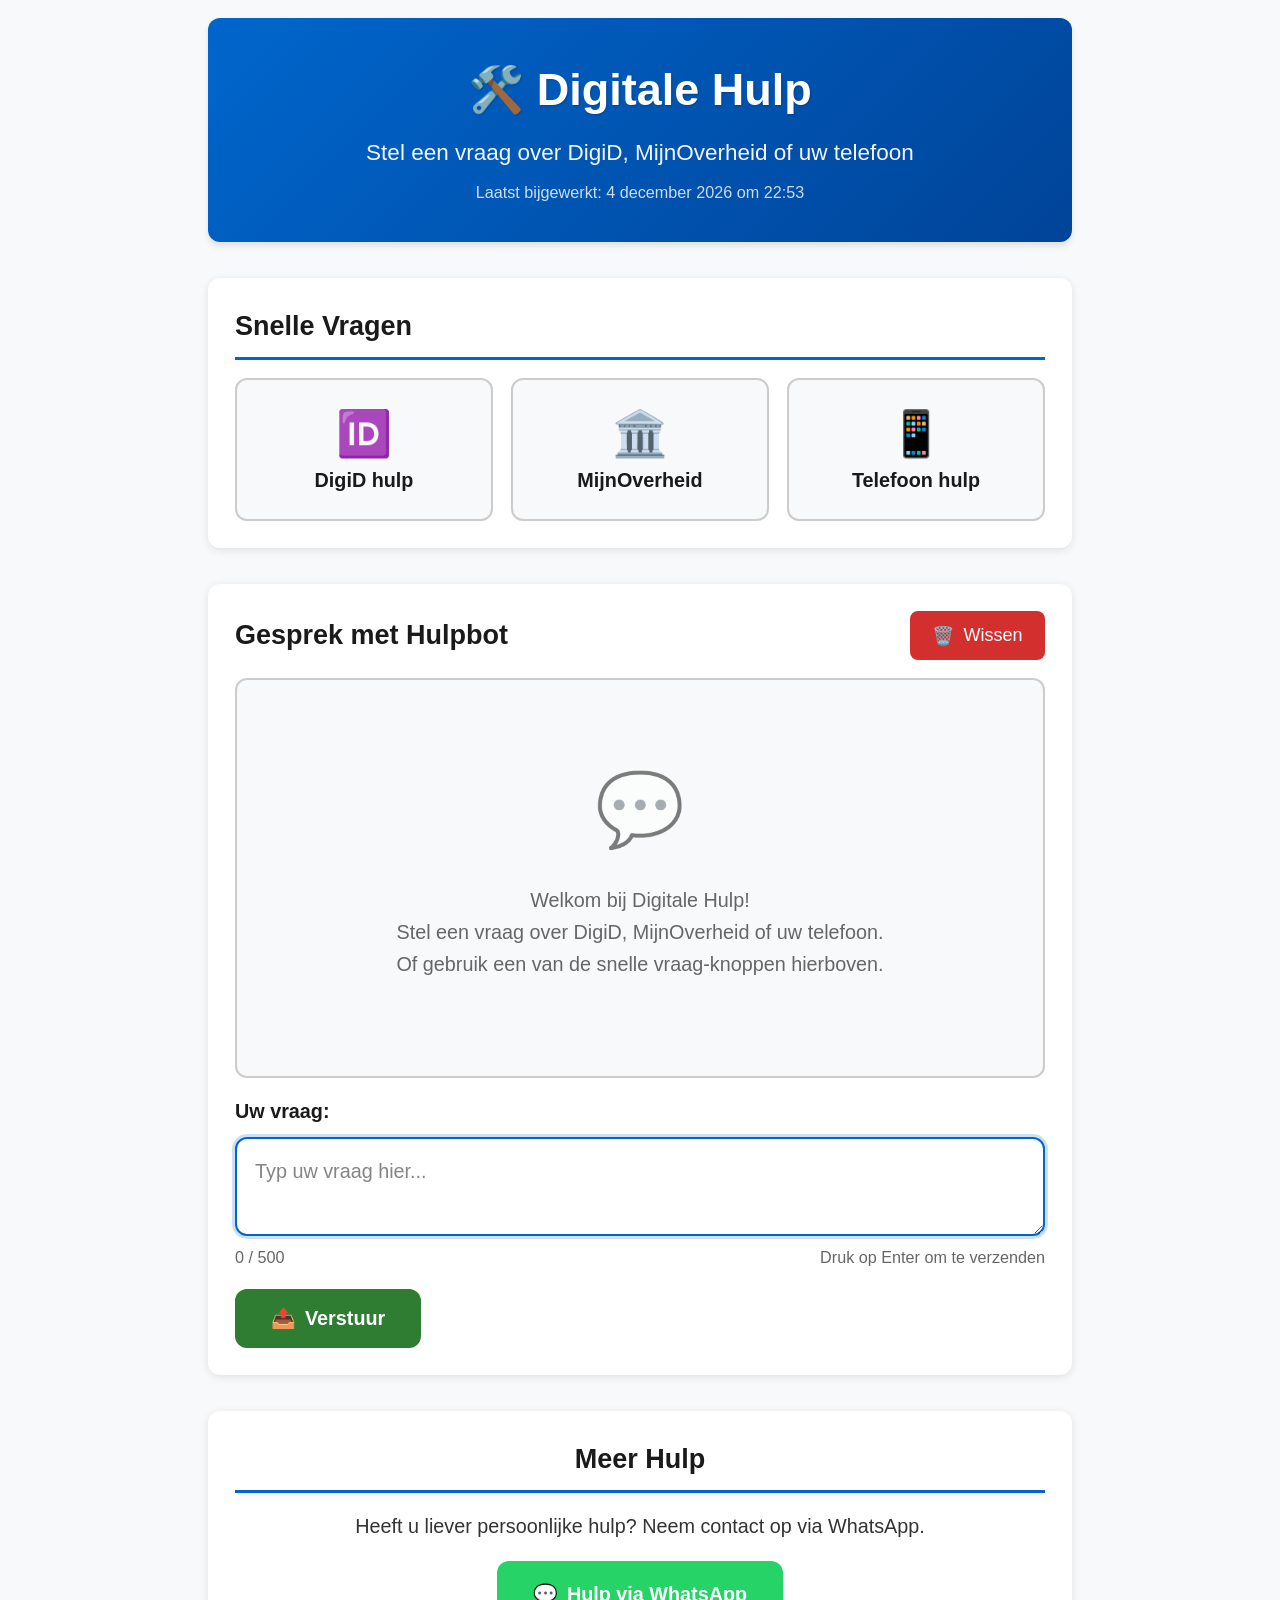
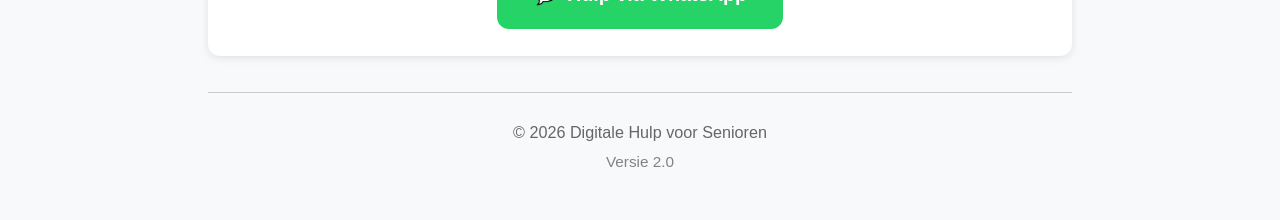
<file: index.html>
<!DOCTYPE html>
<html lang="nl">
<head>
    <meta charset="UTF-8">
    <meta name="viewport" content="width=device-width, initial-scale=1.0">
    <title>Digitale Hulp voor Senioren</title>
    <meta name="description" content="Digitale hulp voor senioren - Stel vragen over DigiD, MijnOverheid of telefoongebruik">
    <link rel="stylesheet" href="style.css">
</head>
<body>
    <div class="app-container">
        <header class="header">
            <h1>🛠️ Digitale Hulp</h1>
            <p class="subtitle">Stel een vraag over DigiD, MijnOverheid of uw telefoon</p>
            <p class="last-updated" id="lastUpdated"></p>
        </header>

        <main class="main-content">
            <section class="quick-questions" aria-label="Snelle vragen">
                <h2>Snelle Vragen</h2>
                <div class="button-group">
                    <button class="quick-btn" onclick="quickQuestion('Hoe maak ik een DigiD?')" aria-label="Hulp met DigiD aanmaken">
                        <span class="icon">🆔</span>
                        <span class="label">DigiD hulp</span>
                    </button>
                    <button class="quick-btn" onclick="quickQuestion('Hoe werkt MijnOverheid?')" aria-label="Hulp met MijnOverheid">
                        <span class="icon">🏛️</span>
                        <span class="label">MijnOverheid</span>
                    </button>
                    <button class="quick-btn" onclick="quickQuestion('Ik heb hulp met mijn telefoon')" aria-label="Hulp met telefoon">
                        <span class="icon">📱</span>
                        <span class="label">Telefoon hulp</span>
                    </button>
                </div>
            </section>

            <section class="chat-section" aria-label="Chat gesprek">
                <div class="chat-header">
                    <h2>Gesprek met Hulpbot</h2>
                    <button id="clearChatBtn" class="clear-btn" onclick="clearChat()" aria-label="Chat wissen">
                        <span class="icon">🗑️</span>
                        <span class="label">Wissen</span>
                    </button>
                </div>

                <div class="chat-container" id="chatContainer" role="log" aria-live="polite" aria-atomic="false">
                    <div id="chat" class="chat-messages"></div>
                    
                    <div id="loadingIndicator" class="loading-indicator hidden" aria-hidden="true">
                        <div class="spinner"></div>
                        <span>Hulpbot denkt...</span>
                    </div>
                </div>

                <div class="error-message hidden" id="errorMessage" role="alert" aria-live="assertive"></div>

                <form id="messageForm" class="message-form" onsubmit="handleSubmit(event)">
                    <div class="input-group">
                        <label for="userInput" class="input-label">Uw vraag:</label>
                        <textarea 
                            id="userInput" 
                            name="userInput"
                            placeholder="Typ uw vraag hier..."
                            rows="2"
                            maxlength="500"
                            aria-describedby="charCount helpText"
                            required
                        ></textarea>
                        <div class="input-footer">
                            <span id="charCount" class="char-count">0 / 500</span>
                            <span id="helpText" class="help-text">Druk op Enter om te verzenden</span>
                        </div>
                    </div>
                    <div class="button-group">
                        <button type="submit" class="send-btn" id="sendBtn" aria-label="Verstuur vraag">
                            <span class="icon">📤</span>
                            <span class="label">Verstuur</span>
                        </button>
                    </div>
                </form>
            </section>

            <section class="help-section" aria-label="Extra hulp">
                <h2>Meer Hulp</h2>
                <p>Heeft u liever persoonlijke hulp? Neem contact op via WhatsApp.</p>
                <a href="https://wa.me/31600000000" class="whatsapp-btn" target="_blank" rel="noopener" aria-label="Hulp via WhatsApp">
                    <span class="icon">💬</span>
                    <span class="label">Hulp via WhatsApp</span>
                </a>
            </section>
        </main>

        <footer class="footer">
            <p>&copy; 2026 Digitale Hulp voor Senioren</p>
            <p class="version">Versie 2.0</p>
        </footer>
    </div>

    <!-- Config and script -->
    <script src="config.js"></script>
    <script src="script.js"></script>
</body>
</html>
</file>
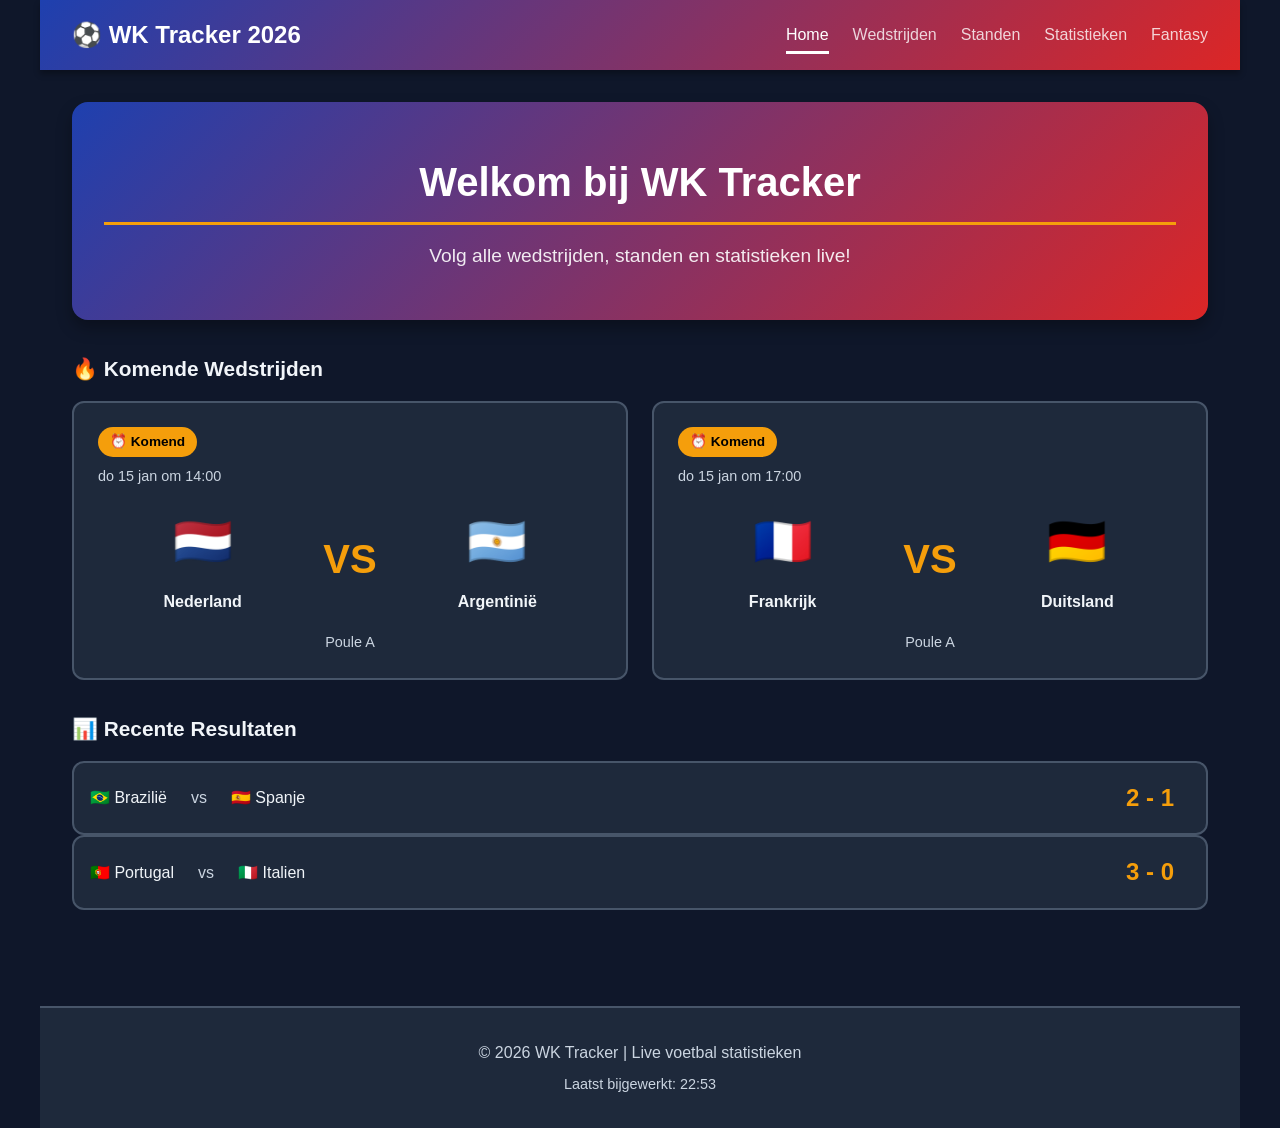
<file: wk-tracker/index.html>
<!DOCTYPE html>
<html lang="nl">
<head>
    <meta charset="UTF-8">
    <meta name="viewport" content="width=device-width, initial-scale=1.0">
    <title>WK Tracker - Live Scores & Standings</title>
    <meta name="description" content="Volg alle WK-wedstrijden live, standen, statistieken en meer">
    <link rel="stylesheet" href="style.css">
</head>
<body>
    <div class="app-container">
        <!-- Navigation -->
        <nav class="navbar">
            <div class="nav-content">
                <h1 class="logo">⚽ WK Tracker 2026</h1>
                <ul class="nav-menu">
                    <li><a href="#home" class="nav-link active" data-section="home">Home</a></li>
                    <li><a href="#matches" class="nav-link" data-section="matches">Wedstrijden</a></li>
                    <li><a href="#standings" class="nav-link" data-section="standings">Standen</a></li>
                    <li><a href="#stats" class="nav-link" data-section="stats">Statistieken</a></li>
                    <li><a href="#fantasy" class="nav-link" data-section="fantasy">Fantasy</a></li>
                </ul>
            </div>
        </nav>

        <!-- Main Content -->
        <main class="main-content">
            <!-- Home Section -->
            <section id="home" class="section active">
                <div class="hero">
                    <h2>Welkom bij WK Tracker</h2>
                    <p>Volg alle wedstrijden, standen en statistieken live!</p>
                </div>

                <div class="featured-matches">
                    <h3>🔥 Komende Wedstrijden</h3>
                    <div class="matches-grid" id="upcomingMatches">
                        <div class="match-card skeleton"></div>
                        <div class="match-card skeleton"></div>
                        <div class="match-card skeleton"></div>
                    </div>
                </div>

                <div class="recent-results">
                    <h3>📊 Recente Resultaten</h3>
                    <div class="results-list" id="recentResults">
                        <div class="result-item skeleton"></div>
                        <div class="result-item skeleton"></div>
                        <div class="result-item skeleton"></div>
                    </div>
                </div>
            </section>

            <!-- Matches Section -->
            <section id="matches" class="section">
                <h2>Alle Wedstrijden</h2>
                
                <div class="filter-controls">
                    <button class="filter-btn active" data-filter="all">Alle</button>
                    <button class="filter-btn" data-filter="upcoming">Komend</button>
                    <button class="filter-btn" data-filter="live">Live</button>
                    <button class="filter-btn" data-filter="finished">Afgelopen</button>
                </div>

                <div class="matches-container" id="matchesContainer">
                    <div class="match-card skeleton"></div>
                    <div class="match-card skeleton"></div>
                    <div class="match-card skeleton"></div>
                </div>
            </section>

            <!-- Standings Section -->
            <section id="standings" class="section">
                <h2>Poule Standen</h2>
                
                <div class="group-selector">
                    <button class="group-btn active" data-group="A">Poule A</button>
                    <button class="group-btn" data-group="B">Poule B</button>
                    <button class="group-btn" data-group="C">Poule C</button>
                    <button class="group-btn" data-group="D">Poule D</button>
                </div>

                <div class="standings-table" id="standingsTable">
                    <table>
                        <thead>
                            <tr>
                                <th>Pos</th>
                                <th>Land</th>
                                <th>W</th>
                                <th>G</th>
                                <th>V</th>
                                <th>Pnt</th>
                            </tr>
                        </thead>
                        <tbody id="standingsBody">
                            <tr class="skeleton-row"><td colspan="6"></td></tr>
                        </tbody>
                    </table>
                </div>
            </section>

            <!-- Stats Section -->
            <section id="stats" class="section">
                <h2>Statistieken</h2>
                
                <div class="stats-grid">
                    <div class="stat-card">
                        <h3>🎯 Top Scorers</h3>
                        <div class="stat-list" id="topScorers">
                            <div class="stat-item skeleton"></div>
                            <div class="stat-item skeleton"></div>
                            <div class="stat-item skeleton"></div>
                        </div>
                    </div>

                    <div class="stat-card">
                        <h3>🧤 Beste Keepers</h3>
                        <div class="stat-list" id="topKeepers">
                            <div class="stat-item skeleton"></div>
                            <div class="stat-item skeleton"></div>
                            <div class="stat-item skeleton"></div>
                        </div>
                    </div>

                    <div class="stat-card">
                        <h3>⚡ Meeste Assists</h3>
                        <div class="stat-list" id="topAssists">
                            <div class="stat-item skeleton"></div>
                            <div class="stat-item skeleton"></div>
                            <div class="stat-item skeleton"></div>
                        </div>
                    </div>

                    <div class="stat-card">
                        <h3>🟨 Meeste Gele Kaarten</h3>
                        <div class="stat-list" id="topYellows">
                            <div class="stat-item skeleton"></div>
                            <div class="stat-item skeleton"></div>
                            <div class="stat-item skeleton"></div>
                        </div>
                    </div>
                </div>
            </section>

            <!-- Fantasy Section -->
            <section id="fantasy" class="section">
                <h2>Fantasy League</h2>
                
                <div class="fantasy-intro">
                    <p>Maak je eigen team en speel tegen vrienden!</p>
                    <button class="btn btn-primary" id="createTeamBtn">Maak Team</button>
                </div>

                <div class="fantasy-content" id="fantasyContent">
                    <div class="my-team" id="myTeam" style="display: none;">
                        <h3>Mijn Team</h3>
                        <div class="team-info" id="teamInfo"></div>
                        <div class="player-selection" id="playerSelection"></div>
                    </div>
                    
                    <div class="fantasy-leaderboard">
                        <h3>Leaderboard</h3>
                        <div class="leaderboard-list" id="leaderboard">
                            <div class="leaderboard-item skeleton"></div>
                            <div class="leaderboard-item skeleton"></div>
                            <div class="leaderboard-item skeleton"></div>
                        </div>
                    </div>
                </div>
            </section>
        </main>

        <!-- Footer -->
        <footer class="footer">
            <p>&copy; 2026 WK Tracker | Live voetbal statistieken</p>
            <p class="update-time">Laatst bijgewerkt: <span id="updateTime">--:--</span></p>
        </footer>
    </div>

    <script src="api-data.js"></script>
    <script src="script.js"></script>
</body>
</html>
</file>
<file: style.css>
/* ===================================
   Digitale Hulp - Senior-Friendly Styles
   WCAG AA/AAA Compliant
   =================================== */

/* CSS Reset & Base Styles */
* {
    margin: 0;
    padding: 0;
    box-sizing: border-box;
}

:root {
    /* High Contrast Color Palette */
    --primary-color: #0066cc;
    --primary-hover: #0052a3;
    --secondary-color: #2e7d32;
    --secondary-hover: #1b5e20;
    --background-color: #ffffff;
    --surface-color: #f8f9fa;
    --text-primary: #1a1a1a;
    --text-secondary: #333333;
    --text-muted: #666666;
    --border-color: #cccccc;
    --error-color: #d32f2f;
    --success-color: #388e3c;
    --shadow-light: rgba(0, 0, 0, 0.1);
    --shadow-medium: rgba(0, 0, 0, 0.15);
}

html {
    font-size: 18px; /* Larger base font for seniors */
    scroll-behavior: smooth;
}

body {
    font-family: 'Segoe UI', Arial, sans-serif;
    background-color: var(--surface-color);
    color: var(--text-primary);
    line-height: 1.6;
    min-height: 100vh;
    padding: 0;
    margin: 0;
}

/* App Container */
.app-container {
    max-width: 900px;
    margin: 0 auto;
    padding: 1rem;
    min-height: 100vh;
    display: flex;
    flex-direction: column;
}

/* Header */
.header {
    text-align: center;
    padding: 2rem 1rem;
    background: linear-gradient(135deg, var(--primary-color), #004499);
    color: white;
    border-radius: 12px;
    margin-bottom: 2rem;
    box-shadow: 0 4px 6px var(--shadow-light);
}

.header h1 {
    font-size: 2.5rem;
    font-weight: 700;
    margin-bottom: 0.5rem;
    text-shadow: 1px 1px 2px rgba(0, 0, 0, 0.2);
}

.header .subtitle {
    font-size: 1.25rem;
    opacity: 0.95;
    margin-bottom: 0.5rem;
}

.header .last-updated {
    font-size: 0.9rem;
    opacity: 0.8;
    margin-top: 0.5rem;
}

/* Main Content */
.main-content {
    flex: 1;
    display: flex;
    flex-direction: column;
    gap: 2rem;
}

/* Section Styles */
section {
    background: var(--background-color);
    border-radius: 12px;
    padding: 1.5rem;
    box-shadow: 0 2px 8px var(--shadow-light);
}

section h2 {
    font-size: 1.5rem;
    color: var(--text-primary);
    margin-bottom: 1rem;
    padding-bottom: 0.5rem;
    border-bottom: 3px solid var(--primary-color);
}

/* Quick Questions Section */
.quick-questions .button-group {
    display: grid;
    grid-template-columns: repeat(auto-fit, minmax(200px, 1fr));
    gap: 1rem;
}

.quick-btn {
    display: flex;
    flex-direction: column;
    align-items: center;
    justify-content: center;
    gap: 0.5rem;
    padding: 1.5rem 1rem;
    background: var(--surface-color);
    border: 2px solid var(--border-color);
    border-radius: 12px;
    cursor: pointer;
    transition: all 0.2s ease;
    min-height: 120px;
    font-size: 1rem;
    color: var(--text-primary);
}

.quick-btn:hover {
    background: var(--primary-color);
    color: white;
    border-color: var(--primary-color);
    transform: translateY(-2px);
    box-shadow: 0 4px 12px var(--shadow-medium);
}

.quick-btn:focus {
    outline: 3px solid var(--primary-color);
    outline-offset: 2px;
}

.quick-btn .icon {
    font-size: 2.5rem;
}

.quick-btn .label {
    font-weight: 600;
    font-size: 1.1rem;
}

/* Chat Section */
.chat-section {
    display: flex;
    flex-direction: column;
    gap: 1rem;
}

.chat-header {
    display: flex;
    justify-content: space-between;
    align-items: center;
    flex-wrap: wrap;
    gap: 1rem;
}

.chat-header h2 {
    margin-bottom: 0;
    border-bottom: none;
    padding-bottom: 0;
}

.clear-btn {
    display: flex;
    align-items: center;
    gap: 0.5rem;
    padding: 0.75rem 1.25rem;
    background: var(--error-color);
    color: white;
    border: none;
    border-radius: 8px;
    cursor: pointer;
    font-size: 1rem;
    transition: all 0.2s ease;
    min-height: 44px;
}

.clear-btn:hover {
    background: #b71c1c;
    transform: translateY(-1px);
}

.clear-btn:focus {
    outline: 3px solid var(--primary-color);
    outline-offset: 2px;
}

/* Chat Container */
.chat-container {
    border: 2px solid var(--border-color);
    border-radius: 12px;
    background: var(--surface-color);
    min-height: 400px;
    max-height: 500px;
    overflow-y: auto;
    display: flex;
    flex-direction: column;
    position: relative;
}

.chat-messages {
    flex: 1;
    overflow-y: auto;
    padding: 1rem;
    display: flex;
    flex-direction: column;
    gap: 0.75rem;
}

/* Message Bubbles */
.user, .bot {
    max-width: 85%;
    padding: 1rem 1.25rem;
    border-radius: 18px;
    line-height: 1.5;
    word-wrap: break-word;
    position: relative;
    animation: fadeIn 0.3s ease;
}

@keyframes fadeIn {
    from {
        opacity: 0;
        transform: translateY(10px);
    }
    to {
        opacity: 1;
        transform: translateY(0);
    }
}

.user {
    align-self: flex-end;
    background: var(--primary-color);
    color: white;
    border-bottom-right-radius: 6px;
}

.user b {
    color: rgba(255, 255, 255, 0.9);
    font-weight: 600;
    display: block;
    margin-bottom: 0.25rem;
    font-size: 0.9rem;
}

.bot {
    align-self: flex-start;
    background: white;
    color: var(--text-primary);
    border: 2px solid var(--border-color);
    border-bottom-left-radius: 6px;
}

.bot b {
    color: var(--secondary-color);
    font-weight: 600;
    display: block;
    margin-bottom: 0.25rem;
    font-size: 0.9rem;
}

/* Timestamp */
.message-time {
    display: block;
    font-size: 0.75rem;
    margin-top: 0.5rem;
    opacity: 0.7;
    text-align: right;
}

/* Loading Indicator */
.loading-indicator {
    position: absolute;
    bottom: 0;
    left: 0;
    right: 0;
    background: rgba(255, 255, 255, 0.95);
    padding: 1rem;
    display: flex;
    align-items: center;
    justify-content: center;
    gap: 0.75rem;
    border-top: 2px solid var(--border-color);
    animation: slideUp 0.3s ease;
}

@keyframes slideUp {
    from {
        transform: translateY(100%);
    }
    to {
        transform: translateY(0);
    }
}

.loading-indicator.hidden {
    display: none;
}

.spinner {
    width: 24px;
    height: 24px;
    border: 3px solid var(--border-color);
    border-top: 3px solid var(--primary-color);
    border-radius: 50%;
    animation: spin 1s linear infinite;
}

@keyframes spin {
    0% { transform: rotate(0deg); }
    100% { transform: rotate(360deg); }
}

/* Error Message */
.error-message {
    padding: 1rem;
    background: #ffebee;
    border: 2px solid var(--error-color);
    border-radius: 8px;
    color: var(--error-color);
    font-weight: 500;
    margin-top: 0.5rem;
    animation: shake 0.5s ease;
}

@keyframes shake {
    0%, 100% { transform: translateX(0); }
    25% { transform: translateX(-5px); }
    75% { transform: translateX(5px); }
}

.error-message.hidden {
    display: none;
}

/* Message Form */
.message-form {
    display: flex;
    flex-direction: column;
    gap: 1rem;
}

.input-group {
    display: flex;
    flex-direction: column;
    gap: 0.5rem;
}

.input-label {
    font-size: 1.1rem;
    font-weight: 600;
    color: var(--text-primary);
}

textarea {
    width: 100%;
    padding: 1rem;
    font-size: 1.1rem;
    font-family: inherit;
    border: 2px solid var(--border-color);
    border-radius: 12px;
    resize: vertical;
    min-height: 80px;
    max-height: 150px;
    transition: border-color 0.2s ease;
    line-height: 1.5;
}

textarea:focus {
    outline: none;
    border-color: var(--primary-color);
    box-shadow: 0 0 0 3px rgba(0, 102, 204, 0.2);
}

textarea::placeholder {
    color: var(--text-muted);
    opacity: 0.8;
}

.input-footer {
    display: flex;
    justify-content: space-between;
    align-items: center;
    font-size: 0.9rem;
    color: var(--text-muted);
}

.char-count {
    font-weight: 500;
}

.char-count.warning {
    color: #ff9800;
}

.char-count.limit-reached {
    color: var(--error-color);
    font-weight: 600;
}

/* Buttons */
.button-group {
    display: flex;
    gap: 0.75rem;
    flex-wrap: wrap;
}

.send-btn {
    display: flex;
    align-items: center;
    justify-content: center;
    gap: 0.5rem;
    padding: 1rem 2rem;
    background: var(--secondary-color);
    color: white;
    border: none;
    border-radius: 12px;
    cursor: pointer;
    font-size: 1.1rem;
    font-weight: 600;
    transition: all 0.2s ease;
    min-height: 56px;
    min-width: 160px;
}

.send-btn:hover {
    background: var(--secondary-hover);
    transform: translateY(-2px);
    box-shadow: 0 4px 12px var(--shadow-medium);
}

.send-btn:focus {
    outline: 3px solid var(--primary-color);
    outline-offset: 2px;
}

.send-btn:disabled {
    background: var(--text-muted);
    cursor: not-allowed;
    transform: none;
    box-shadow: none;
}

/* Help Section */
.help-section {
    text-align: center;
}

.help-section p {
    margin-bottom: 1rem;
    font-size: 1.1rem;
    color: var(--text-secondary);
}

.whatsapp-btn {
    display: inline-flex;
    align-items: center;
    gap: 0.5rem;
    padding: 1rem 2rem;
    background: #25d366;
    color: white;
    text-decoration: none;
    border-radius: 12px;
    font-size: 1.1rem;
    font-weight: 600;
    transition: all 0.2s ease;
    min-height: 56px;
}

.whatsapp-btn:hover {
    background: #20bd5a;
    transform: translateY(-2px);
    box-shadow: 0 4px 12px rgba(37, 211, 102, 0.3);
}

.whatsapp-btn:focus {
    outline: 3px solid var(--primary-color);
    outline-offset: 2px;
}

/* Footer */
.footer {
    text-align: center;
    padding: 1.5rem;
    margin-top: 2rem;
    color: var(--text-muted);
    font-size: 0.9rem;
    border-top: 1px solid var(--border-color);
}

.footer .version {
    font-size: 0.85rem;
    margin-top: 0.25rem;
    opacity: 0.8;
}

/* Empty State */
.empty-state {
    text-align: center;
    padding: 3rem 2rem;
    color: var(--text-muted);
}

.empty-state .icon {
    font-size: 4rem;
    margin-bottom: 1rem;
    opacity: 0.5;
}

.empty-state p {
    font-size: 1.1rem;
    line-height: 1.6;
}

/* Responsive Design */
@media (max-width: 768px) {
    html {
        font-size: 16px;
    }

    .app-container {
        padding: 0.5rem;
    }

    .header {
        padding: 1.5rem 1rem;
        border-radius: 8px;
    }

    .header h1 {
        font-size: 2rem;
    }

    .header .subtitle {
        font-size: 1.1rem;
    }

    section {
        padding: 1.25rem;
        border-radius: 8px;
    }

    .quick-questions .button-group {
        grid-template-columns: 1fr;
    }

    .quick-btn {
        min-height: 100px;
        padding: 1.25rem 1rem;
    }

    .quick-btn .icon {
        font-size: 2rem;
    }

    .chat-container {
        min-height: 350px;
        max-height: 400px;
    }

    .user, .bot {
        max-width: 90%;
        padding: 0.875rem 1rem;
    }

    .button-group {
        flex-direction: column;
    }

    .send-btn, .clear-btn, .whatsapp-btn {
        width: 100%;
    }
}

/* High Contrast Mode Support */
@media (prefers-contrast: high) {
    :root {
        --text-primary: #000000;
        --text-secondary: #000000;
        --border-color: #000000;
    }

    .user {
        background: #0000ff;
        color: #ffffff;
    }

    .bot {
        background: #ffffff;
        border-width: 3px;
    }
}

/* Reduced Motion Support */
@media (prefers-reduced-motion: reduce) {
    * {
        animation: none !important;
        transition: none !important;
    }
}

/* Print Styles */
@media print {
    .button-group,
    .message-form,
    .help-section {
        display: none;
    }

    .chat-container {
        border: 1px solid #000;
        page-break-inside: avoid;
    }
}

/* Scrollbar Styling */
.chat-messages::-webkit-scrollbar,
.chat-container::-webkit-scrollbar {
    width: 12px;
}

.chat-messages::-webkit-scrollbar-track,
.chat-container::-webkit-scrollbar-track {
    background: var(--surface-color);
    border-radius: 6px;
}

.chat-messages::-webkit-scrollbar-thumb,
.chat-container::-webkit-scrollbar-thumb {
    background: var(--border-color);
    border-radius: 6px;
}

.chat-messages::-webkit-scrollbar-thumb:hover,
.chat-container::-webkit-scrollbar-thumb:hover {
    background: var(--text-muted);
}
</file>
<file: wk-tracker/style.css>
/* ===================================
   WK Tracker - World Cup Styles
   =================================== */

* {
    margin: 0;
    padding: 0;
    box-sizing: border-box;
}

:root {
    --primary-color: #1e40af;
    --secondary-color: #dc2626;
    --accent-color: #f59e0b;
    --success-color: #10b981;
    --background: #0f172a;
    --surface: #1e293b;
    --surface-light: #334155;
    --text-primary: #f1f5f9;
    --text-secondary: #cbd5e1;
    --border-color: #475569;
    --shadow: rgba(0, 0, 0, 0.3);
}

html {
    font-size: 16px;
    scroll-behavior: smooth;
}

body {
    font-family: 'Segoe UI', Arial, sans-serif;
    background-color: var(--background);
    color: var(--text-primary);
    line-height: 1.6;
    min-height: 100vh;
}

/* App Container */
.app-container {
    max-width: 1200px;
    margin: 0 auto;
    min-height: 100vh;
    display: flex;
    flex-direction: column;
}

/* Navbar */
.navbar {
    background: linear-gradient(135deg, var(--primary-color), var(--secondary-color));
    padding: 1rem 2rem;
    box-shadow: 0 4px 6px var(--shadow);
    position: sticky;
    top: 0;
    z-index: 1000;
}

.nav-content {
    max-width: 1200px;
    margin: 0 auto;
    display: flex;
    justify-content: space-between;
    align-items: center;
    gap: 2rem;
}

.logo {
    font-size: 1.5rem;
    font-weight: 700;
    color: white;
    white-space: nowrap;
}

.nav-menu {
    display: flex;
    list-style: none;
    gap: 1.5rem;
    flex-wrap: wrap;
}

.nav-link {
    color: rgba(255, 255, 255, 0.8);
    text-decoration: none;
    font-weight: 500;
    transition: all 0.3s ease;
    cursor: pointer;
    border-bottom: 3px solid transparent;
    padding-bottom: 0.5rem;
}

.nav-link:hover,
.nav-link.active {
    color: white;
    border-bottom-color: white;
}

/* Main Content */
.main-content {
    flex: 1;
    padding: 2rem;
}

.section {
    display: none;
    animation: fadeIn 0.3s ease;
}

.section.active {
    display: block;
}

@keyframes fadeIn {
    from {
        opacity: 0;
        transform: translateY(10px);
    }
    to {
        opacity: 1;
        transform: translateY(0);
    }
}

/* Hero Section */
.hero {
    text-align: center;
    padding: 3rem 2rem;
    background: linear-gradient(135deg, var(--primary-color), var(--secondary-color));
    border-radius: 16px;
    margin-bottom: 2rem;
    box-shadow: 0 8px 16px var(--shadow);
}

.hero h2 {
    font-size: 2.5rem;
    margin-bottom: 1rem;
    color: white;
}

.hero p {
    font-size: 1.2rem;
    color: rgba(255, 255, 255, 0.9);
}

/* Heading */
section h2 {
    font-size: 2rem;
    margin-bottom: 1.5rem;
    color: var(--text-primary);
    border-bottom: 3px solid var(--accent-color);
    padding-bottom: 0.5rem;
}

section h3 {
    font-size: 1.3rem;
    margin-bottom: 1rem;
    color: var(--text-primary);
}

/* Featured Matches */
.featured-matches,
.recent-results {
    margin-bottom: 2rem;
}

.matches-grid {
    display: grid;
    grid-template-columns: repeat(auto-fit, minmax(280px, 1fr));
    gap: 1.5rem;
}

/* Match Card */
.match-card {
    background: var(--surface);
    border: 2px solid var(--border-color);
    border-radius: 12px;
    padding: 1.5rem;
    transition: all 0.3s ease;
    cursor: pointer;
}

.match-card:hover {
    border-color: var(--accent-color);
    box-shadow: 0 8px 16px var(--shadow);
    transform: translateY(-4px);
}

.match-card.live {
    border-color: var(--secondary-color);
    background: rgba(220, 38, 38, 0.1);
}

.match-status {
    display: inline-block;
    padding: 0.25rem 0.75rem;
    background: var(--accent-color);
    color: black;
    border-radius: 20px;
    font-size: 0.85rem;
    font-weight: 600;
    margin-bottom: 0.5rem;
}

.match-status.live {
    background: var(--secondary-color);
    color: white;
    animation: pulse 1.5s ease-in-out infinite;
}

@keyframes pulse {
    0%, 100% { opacity: 1; }
    50% { opacity: 0.7; }
}

.match-time {
    font-size: 0.9rem;
    color: var(--text-secondary);
    margin-bottom: 1rem;
}

.match-teams {
    display: flex;
    align-items: center;
    justify-content: space-between;
    gap: 1rem;
    margin: 1rem 0;
}

.team {
    display: flex;
    flex-direction: column;
    align-items: center;
    flex: 1;
}

.team-flag {
    font-size: 3rem;
    margin-bottom: 0.5rem;
}

.team-name {
    font-weight: 600;
    color: var(--text-primary);
    text-align: center;
}

.score {
    font-size: 2.5rem;
    font-weight: 700;
    color: var(--accent-color);
    display: flex;
    gap: 0.5rem;
    align-items: center;
}

.score-vs {
    color: var(--text-secondary);
    font-size: 1rem;
}

/* Filter Controls */
.filter-controls,
.group-selector {
    display: flex;
    gap: 1rem;
    margin-bottom: 1.5rem;
    flex-wrap: wrap;
}

.filter-btn,
.group-btn {
    padding: 0.75rem 1.5rem;
    background: var(--surface);
    color: var(--text-primary);
    border: 2px solid var(--border-color);
    border-radius: 8px;
    cursor: pointer;
    transition: all 0.3s ease;
    font-weight: 500;
}

.filter-btn:hover,
.group-btn:hover,
.filter-btn.active,
.group-btn.active {
    background: var(--primary-color);
    border-color: var(--primary-color);
    color: white;
}

/* Standings Table */
.standings-table {
    background: var(--surface);
    border-radius: 12px;
    overflow: auto;
    border: 2px solid var(--border-color);
}

table {
    width: 100%;
    border-collapse: collapse;
}

thead {
    background: var(--surface-light);
}

th {
    padding: 1rem;
    text-align: left;
    font-weight: 600;
    color: var(--accent-color);
    border-bottom: 2px solid var(--border-color);
}

td {
    padding: 1rem;
    border-bottom: 1px solid var(--border-color);
}

tbody tr:hover {
    background: rgba(245, 158, 11, 0.1);
}

.team-cell {
    display: flex;
    align-items: center;
    gap: 0.75rem;
}

.team-cell-flag {
    font-size: 1.5rem;
}

/* Stats Grid */
.stats-grid {
    display: grid;
    grid-template-columns: repeat(auto-fit, minmax(250px, 1fr));
    gap: 1.5rem;
}

.stat-card {
    background: var(--surface);
    border: 2px solid var(--border-color);
    border-radius: 12px;
    padding: 1.5rem;
    transition: all 0.3s ease;
}

.stat-card:hover {
    border-color: var(--accent-color);
    box-shadow: 0 8px 16px var(--shadow);
    transform: translateY(-4px);
}

.stat-card h3 {
    margin-bottom: 1.5rem;
    color: var(--accent-color);
}

.stat-list {
    display: flex;
    flex-direction: column;
    gap: 1rem;
}

.stat-item {
    display: flex;
    justify-content: space-between;
    align-items: center;
    padding: 0.75rem;
    background: rgba(0, 0, 0, 0.2);
    border-radius: 8px;
    border-left: 3px solid var(--primary-color);
}

.stat-item-name {
    flex: 1;
}

.stat-item-value {
    font-weight: 600;
    color: var(--accent-color);
    font-size: 1.1rem;
}

/* Result Item */
.result-item {
    background: var(--surface);
    border: 2px solid var(--border-color);
    border-radius: 12px;
    padding: 1rem;
    display: flex;
    justify-content: space-between;
    align-items: center;
    gap: 1rem;
}

.result-teams {
    display: flex;
    align-items: center;
    gap: 1rem;
    flex: 1;
}

.result-score {
    font-size: 1.5rem;
    font-weight: 700;
    color: var(--accent-color);
    min-width: 80px;
    text-align: center;
}

/* Fantasy Section */
.fantasy-intro {
    text-align: center;
    padding: 2rem;
    background: rgba(245, 158, 11, 0.1);
    border-radius: 12px;
    margin-bottom: 2rem;
    border: 2px solid var(--accent-color);
}

.fantasy-intro p {
    font-size: 1.1rem;
    margin-bottom: 1rem;
}

/* Buttons */
.btn {
    padding: 0.75rem 1.5rem;
    border: none;
    border-radius: 8px;
    cursor: pointer;
    font-weight: 600;
    font-size: 1rem;
    transition: all 0.3s ease;
}

.btn-primary {
    background: var(--primary-color);
    color: white;
}

.btn-primary:hover {
    background: var(--secondary-color);
    transform: translateY(-2px);
    box-shadow: 0 4px 12px var(--shadow);
}

/* Leaderboard */
.leaderboard-list {
    display: flex;
    flex-direction: column;
    gap: 1rem;
}

.leaderboard-item {
    background: var(--surface);
    border: 2px solid var(--border-color);
    border-radius: 12px;
    padding: 1.5rem;
    display: flex;
    align-items: center;
    gap: 1rem;
}

.leaderboard-rank {
    font-size: 1.5rem;
    font-weight: 700;
    color: var(--accent-color);
    min-width: 40px;
}

.leaderboard-rank.first {
    color: #fbbf24;
}

.leaderboard-rank.second {
    color: #c0c0c0;
}

.leaderboard-rank.third {
    color: #cd7f32;
}

.leaderboard-info {
    flex: 1;
}

.leaderboard-name {
    font-weight: 600;
    color: var(--text-primary);
    margin-bottom: 0.25rem;
}

.leaderboard-team {
    font-size: 0.9rem;
    color: var(--text-secondary);
}

.leaderboard-points {
    font-size: 1.5rem;
    font-weight: 700;
    color: var(--success-color);
}

/* Skeleton Loading */
.skeleton {
    background: linear-gradient(90deg, var(--surface-light), var(--surface), var(--surface-light));
    background-size: 200% 100%;
    animation: loading 1.5s infinite;
}

@keyframes loading {
    0% { background-position: 200% 0; }
    100% { background-position: -200% 0; }
}

.skeleton-row td {
    height: 50px;
    padding: 0;
}

/* Footer */
.footer {
    background: var(--surface);
    border-top: 2px solid var(--border-color);
    padding: 2rem;
    text-align: center;
    color: var(--text-secondary);
    margin-top: 2rem;
}

.update-time {
    font-size: 0.9rem;
    margin-top: 0.5rem;
}

/* Responsive */
@media (max-width: 768px) {
    .nav-content {
        flex-direction: column;
        gap: 1rem;
    }

    .nav-menu {
        gap: 0.75rem;
    }

    .nav-link {
        font-size: 0.9rem;
    }

    .main-content {
        padding: 1rem;
    }

    .hero h2 {
        font-size: 1.8rem;
    }

    .hero p {
        font-size: 1rem;
    }

    .match-teams {
        margin: 0.75rem 0;
    }

    .score {
        font-size: 1.8rem;
    }

    .matches-grid {
        grid-template-columns: 1fr;
    }

    .stats-grid {
        grid-template-columns: 1fr;
    }

    section h2 {
        font-size: 1.5rem;
    }
}
</file>
